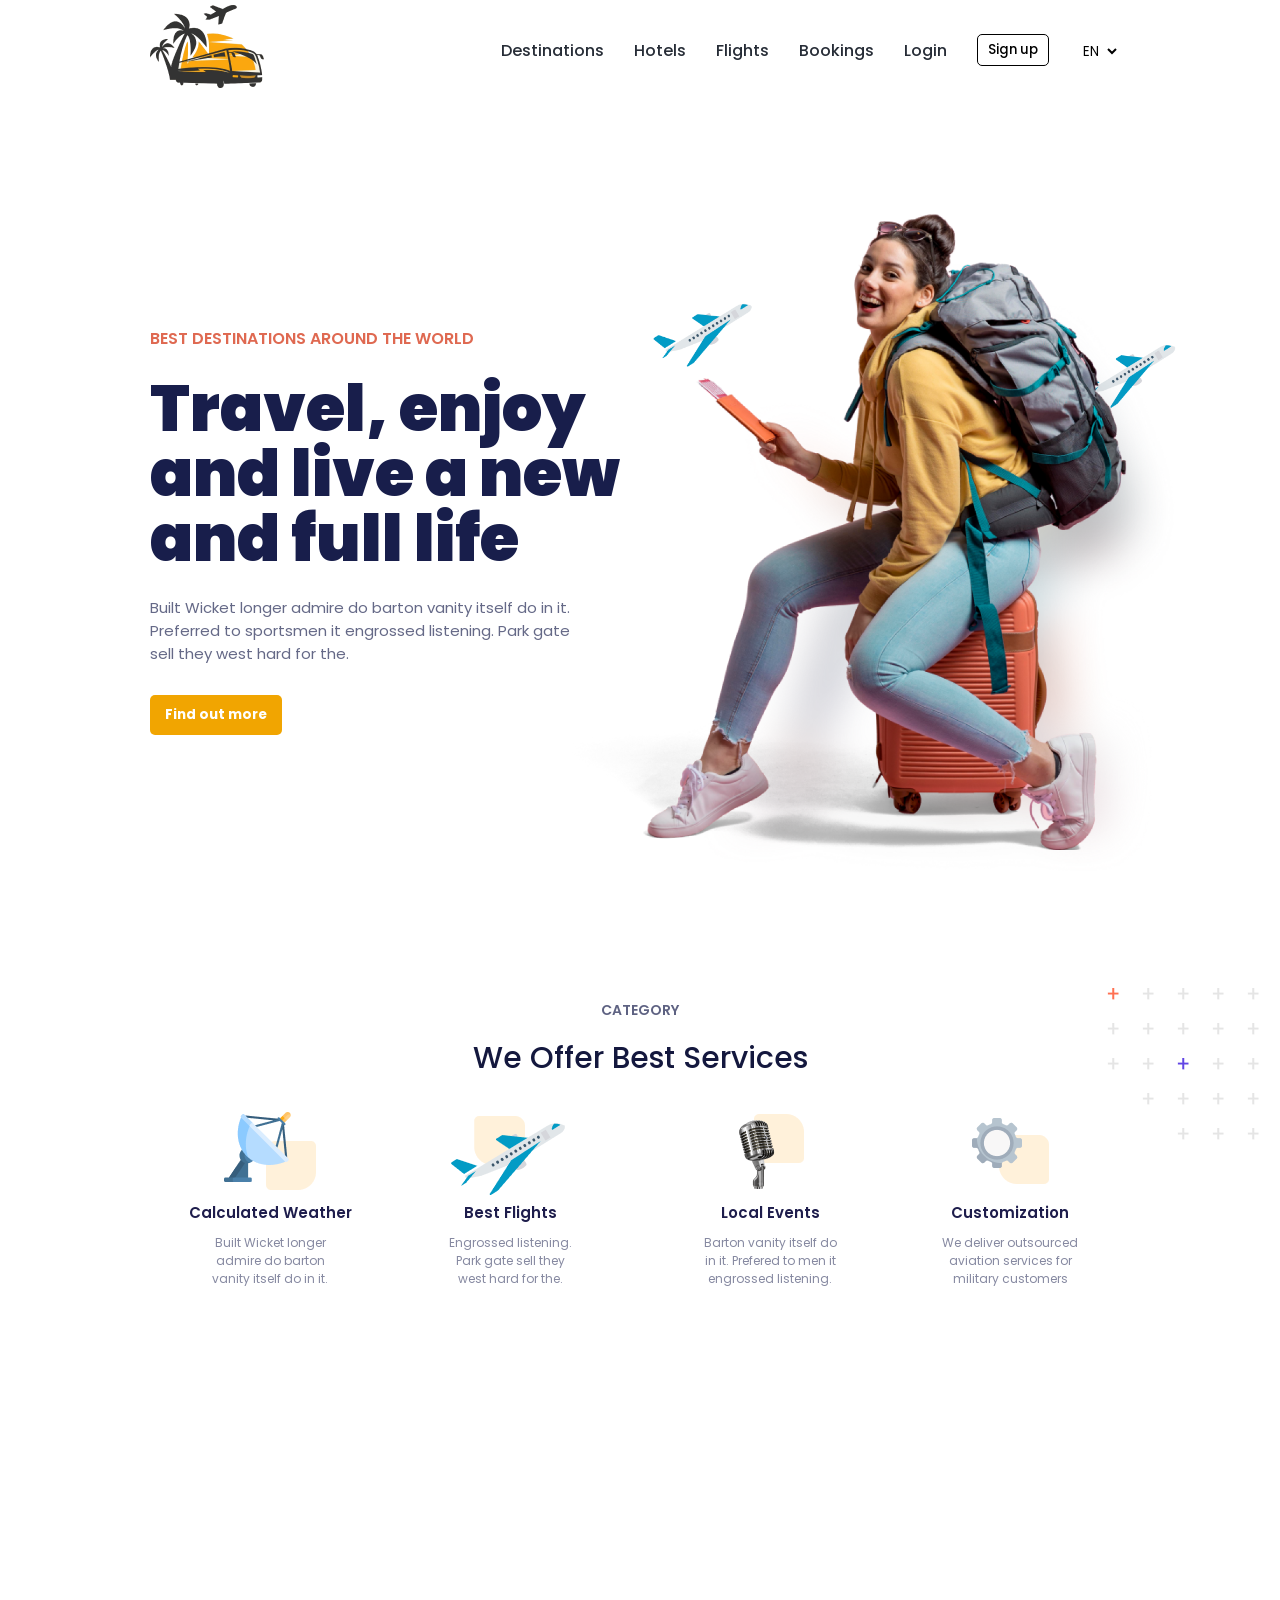
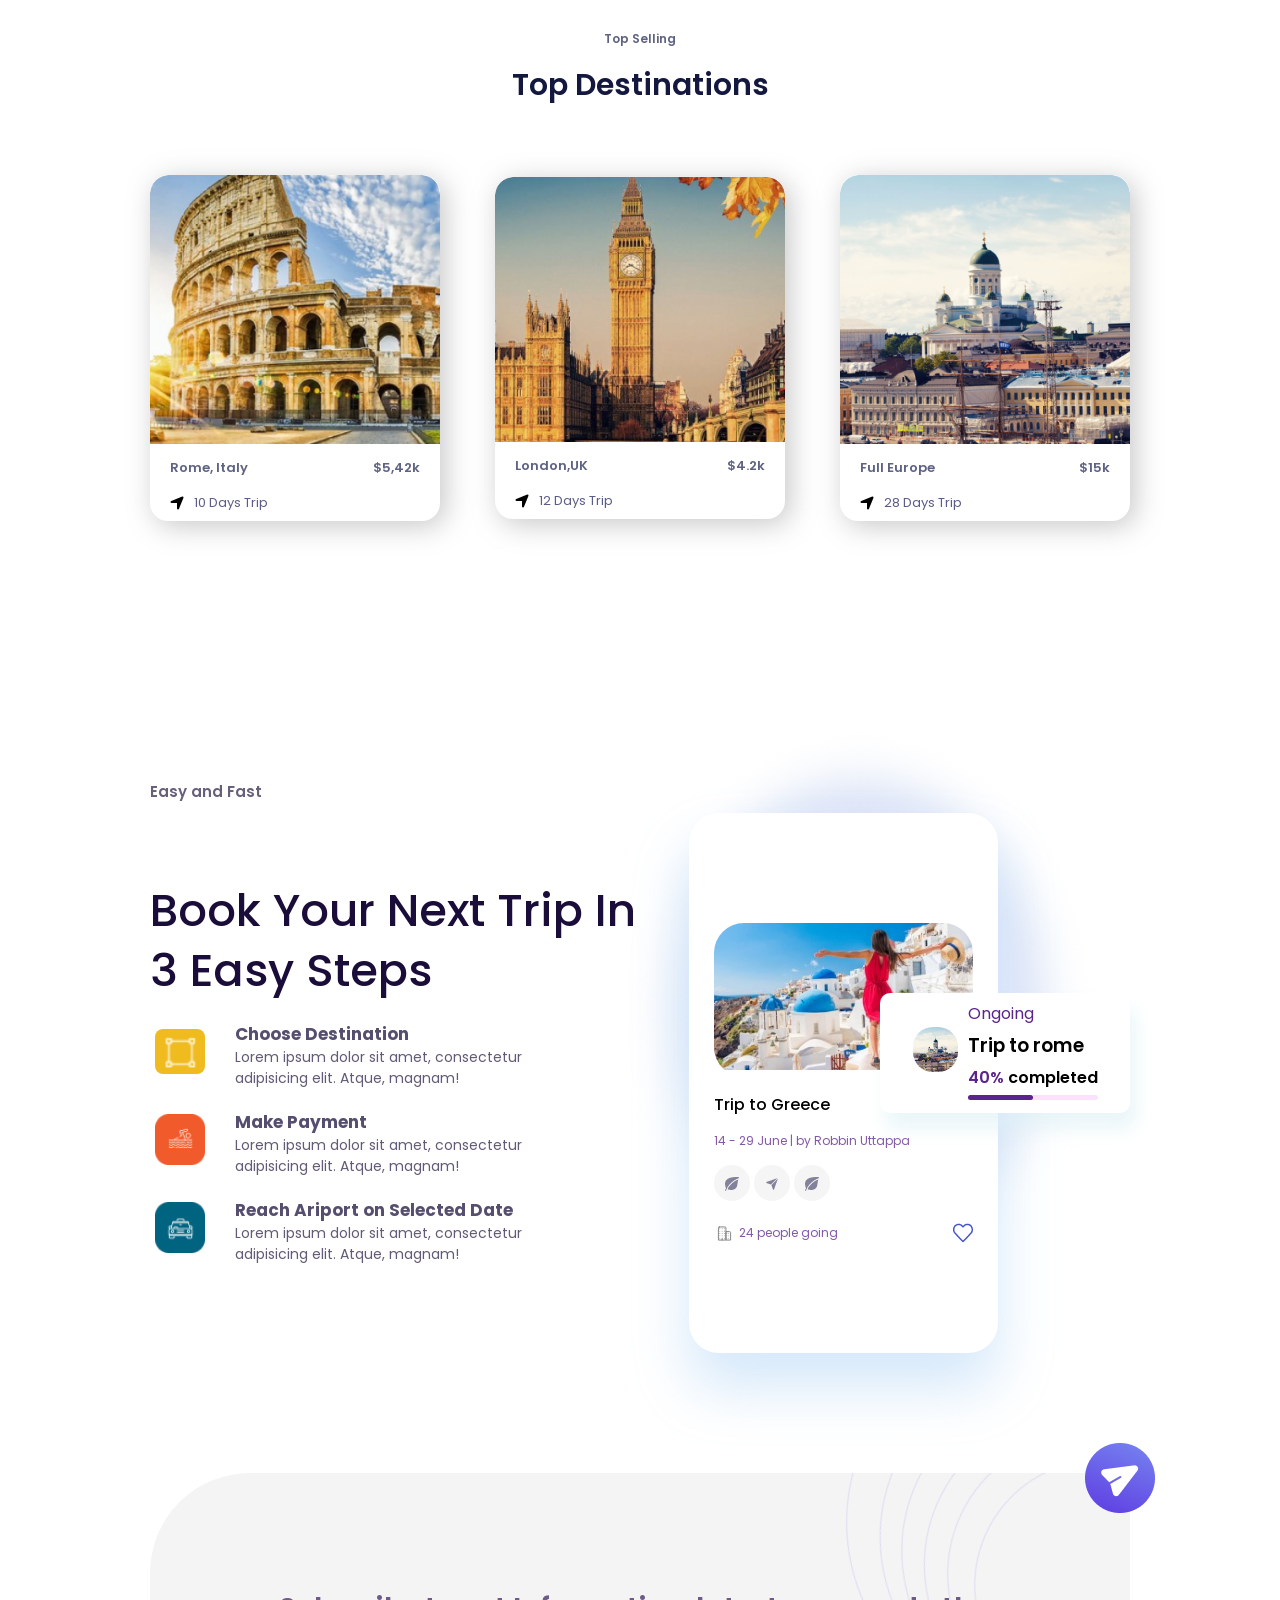
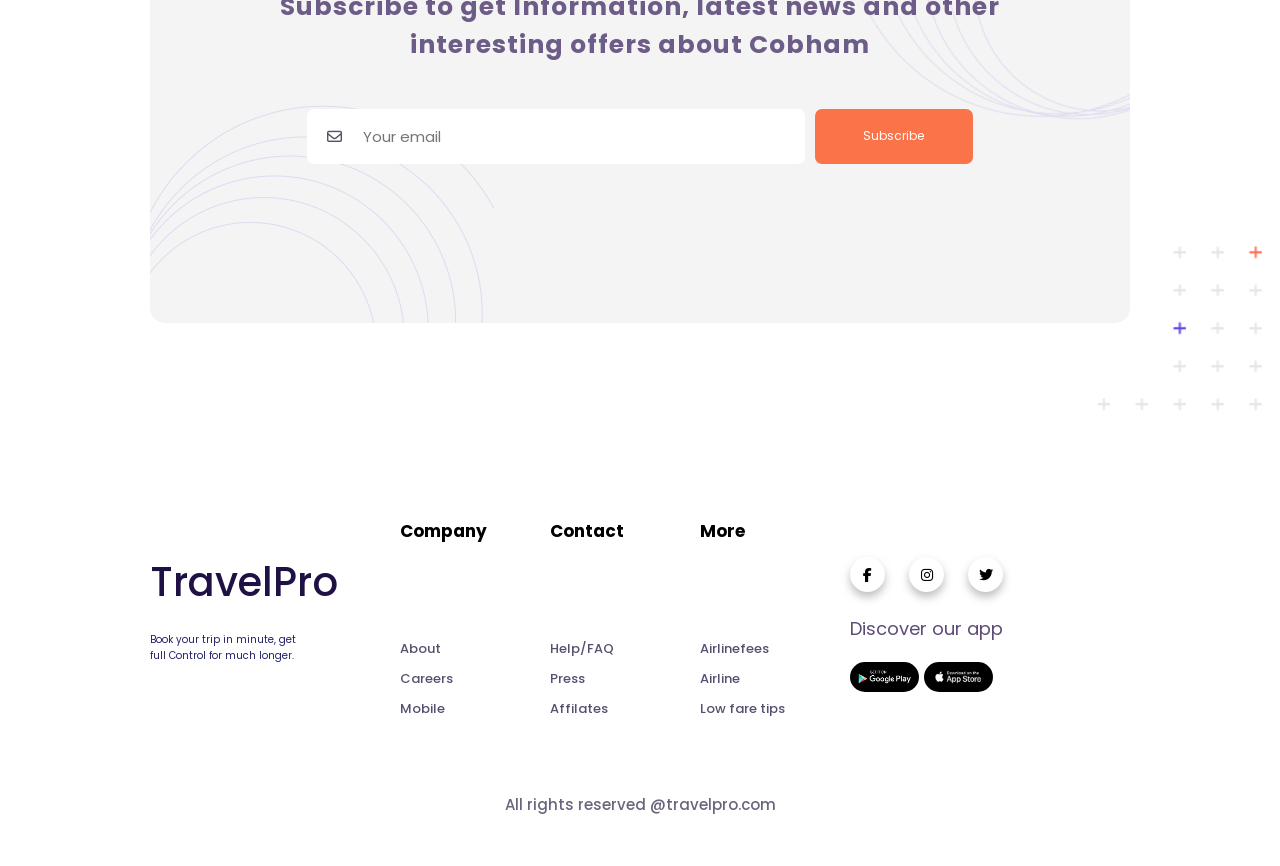
<file: index.html>
<!DOCTYPE html>
<html lang="en">
  <head>
    <meta charset="UTF-8" />
    <meta name="viewport" content="width=device-width, initial-scale=1.0" />
    <title>Travel site</title>
    <link
      rel="stylesheet"
      href="https://cdnjs.cloudflare.com/ajax/libs/font-awesome/6.5.1/css/all.min.css"
      integrity="sha512-DTOQO9RWCH3ppGqcWaEA1BIZOC6xxalwEsw9c2QQeAIftl+Vegovlnee1c9QX4TctnWMn13TZye+giMm8e2LwA=="
      crossorigin="anonymous"
      referrerpolicy="no-referrer"
    />
    <link rel="stylesheet" href="./css/index.css" />
  </head>
  <body>
    <!-- header with nav links -->
    <header id="header">
      <div class="logo">
        <a title="logo" href="#"><img src="./images/logo.png" alt="logo" /></a>
      </div>
      <div class="toggle">
        <i class="fa fa-bars"></i>
      </div>
      <div class="navitems">
        <ul>
          <li><a title="Destinations" href="#">Destinations</a></li>
          <li><a title="Hotels" href="#">Hotels</a></li>
          <li><a title="Flights" href="#">Flights</a></li>
          <li><a title="Bookings" href="#">Bookings</a></li>
          <li><a title="Login" href="#">Login</a></li>
          <li><button id="Signup">Sign&nbsp;up</button></li>
          <li>
            <select>
              <option>en</option>
              <option>tel</option>
            </select>
          </li>
        </ul>
      </div>
    </header>
    <!-- banner -->
    <section id="banner">
      <div class="left-item">
        <div class="title">best destinations around the world</div>
        <div class="subtitle">Travel, enjoy and live a new and full life</div>
        <div class="description">
          Built Wicket longer admire do barton vanity itself do in it. Preferred
          to sportsmen it engrossed listening. Park gate sell they west hard for
          the.
        </div>
        <button class="find-more">Find out more</button>
      </div>
      <div class="right-item">
        <img src="./images/traveller.png" alt="traveller" />
      </div>
    </section>
    <div class="icon-wrap">
      <div class="icon-plus">
        <img src="./images/plus.png" alt="send" />
      </div>
    </div>

    <!-- Categories -->

    <section id="categories">
      <div class="title">category</div>
      <div class="subtitle">we offer best services</div>
      <div class="category-container">
        <div class="category-wrapper">
          <div class="item">
            <div class="item-img">
              <img src="./images/weather.png" alt="Weather" />
            </div>
            <div class="item-heading">Calculated Weather</div>
            <div class="item-description">
              Built Wicket longer admire do barton vanity itself do in it.
            </div>
          </div>
          <div class="item">
            <div class="item-img">
              <img src="./images/flight.png" alt="Flights" />
            </div>
            <div class="item-heading">Best Flights</div>
            <div class="item-description">
              Engrossed listening. Park gate sell they west hard for the.
            </div>
          </div>
        </div>
        <div class="category-wrapper">
          <div class="item">
            <div class="item-img">
              <img src="./images/event.png" alt="Events" />
            </div>
            <div class="item-heading">Local Events</div>
            <div class="item-description">
              Barton vanity itself do in it. Prefered to men it engrossed
              listening.
            </div>
          </div>
          <div class="item">
            <div class="item-img">
              <img src="./images/customization.png" alt="Customization" />
            </div>
            <div class="item-heading">Customization</div>
            <div class="item-description">
              We deliver outsourced aviation services for military customers
            </div>
          </div>
        </div>
      </div>
    </section>

    <!-- Destinations -->

    <section id="destination">
      <div class="title">Top Selling</div>
      <div class="subtitle">Top Destinations</div>
      <div class="college-container">
        <div class="dest-college">
          <div class="image">
            <img src="./images/rome.png" alt="Rome" />
          </div>
          <div class="college-item-1">
            <div class="name">Rome, Italy</div>
            <div class="price">$5,42k</div>
          </div>
          <div class="college-item-2">
            <i class="fa-solid fa-location-arrow"></i>
            <span>10 days trip</span>
          </div>
        </div>
        <div class="dest-college">
          <div class="image">
            <img src="./images/london.jpg" alt="london" />
          </div>
          <div class="college-item-1">
            <div class="name">London,UK</div>
            <div class="price">$4.2k</div>
          </div>
          <div class="college-item-2">
            <i class="fa-solid fa-location-arrow"></i>
            <span>12 days trip</span>
          </div>
        </div>
        <div class="dest-college">
          <div class="image">
            <img src="./images/europe.png" alt="europe" />
          </div>
          <div class="college-item-1">
            <div class="name">Full Europe</div>
            <div class="price">$15k</div>
          </div>
          <div class="college-item-2">
            <i class="fa-solid fa-location-arrow"></i>
            <span>28 days trip</span>
          </div>
        </div>
      </div>
    </section>

    <!-- book trip -->
    <section id="tripsteps">
      <div class="title">Easy and Fast</div>
      <div class="container-steps">
        <div class="left-item">
          <div class="title">Book your next trip in 3 Easy Steps</div>
          <div class="item-container">
            <div class="icon">
              <img src="./images/destination.png" alt="destination" />
            </div>
            <div class="description">
              <div class="heading">Choose Destination</div>
              <div class="head-description">
                Lorem ipsum dolor sit amet, consectetur adipisicing elit. Atque,
                magnam!
              </div>
            </div>
          </div>
          <div class="item-container">
            <div class="icon">
              <img src="./images/payment.png" alt="payment" />
            </div>
            <div class="description">
              <div class="heading">Make Payment</div>
              <div class="head-description">
                Lorem ipsum dolor sit amet, consectetur adipisicing elit. Atque,
                magnam!
              </div>
            </div>
          </div>
          <div class="item-container">
            <div class="icon">
              <img src="./images/car.png" alt="car" />
            </div>
            <div class="description">
              <div class="heading">Reach Ariport on Selected Date</div>
              <div class="head-description">
                Lorem ipsum dolor sit amet, consectetur adipisicing elit. Atque,
                magnam!
              </div>
            </div>
          </div>
        </div>
        <div class="right-item">
          <div class="float-profile">
            <div class="image">
              <img class="float-image" src="./images/europe.png" alt="europe" />
            </div>
            <div class="float-content">
              <span>Ongoing</span>
              <h3>Trip to rome</h3>
              <p><span>40% </span>completed</p>
              <div>
                <div></div>
              </div>
            </div>
          </div>
          <div class="card">
            <div class="image">
              <img src="./images/girl.jpg" alt="profile girl" />
            </div>
            <div class="heading">Trip to Greece</div>
            <div class="date-author">14 - 29 June | by Robbin Uttappa</div>
            <div class="card-icons">
              <img src="./images/LEAF.png" alt="LEAF" />
              <img src="./images/send.png" alt="send" />
              <img src="./images/LEAF.png" alt="map" />
            </div>
            <div class="card-comments">
              <span> <span class="building"></span>24 people going </span>
              <img src="./images/heart.png" alt="like" />
            </div>
          </div>
        </div>
      </div>
    </section>

    <!-- subscribe division -->
    <div class="icon-wrap">
      <div class="icon">
        <img src="./images/telegram.png" alt="icon" />
      </div>
    </div>
    <section id="subscribe">
      <div class="left-desigh">
        <img src="./images/spirals.png" alt="spirals" />
      </div>
      <div class="right-desigh">
        <img src="./images/spirals.png" alt="spirals" />
      </div>
      <div class="main">
        <div class="content">
          Subscribe to get Information, latest news and other interesting offers
          about Cobham
        </div>
        <div class="input-content">
          <div class="input-wrapper">
            <div>
              <i class="fa-regular fa-envelope"></i>
            </div>
            <input type="search" placeholder="Your email" />
          </div>
          <button>Subscribe</button>
        </div>
      </div>
    </section>
    <div class="icon-wrap">
      <div class="icon-plus rotate-icon">
        <img src="./images/plus.png" alt="send" />
      </div>
    </div>

    <!-- Footer -->
    <footer>
      <div class="footer-main">
        <div class="footer-divisions footer-space">
          <div class="website-heading">
            <a href="#">TravelPro</a>
          </div>
          <div class="description">
            Book your trip in minute, get full Control for much longer.
          </div>
        </div>
        <div class="footer-divisions">
          <div class="heading-quicklinks">Company</div>
          <div class="quicklinks">
            <ul>
              <li><a title="About" href="">About</a></li>
              <li><a title="Careers" href="">Careers</a></li>
              <li><a title="Mobile" href="">Mobile</a></li>
            </ul>
          </div>
        </div>
        <div class="footer-divisions">
          <div class="heading-quicklinks">Contact</div>
          <div class="quicklinks">
            <ul>
              <li><a title="Help/FAQ" href="">Help/FAQ</a></li>
              <li><a title="Press" href="">Press</a></li>
              <li><a title="Affilates" href="">Affilates</a></li>
            </ul>
          </div>
        </div>
        <div class="footer-divisions">
          <div class="heading-quicklinks">More</div>
          <div class="quicklinks">
            <ul>
              <li><a title="Airlinefees" href="">Airlinefees</a></li>
              <li><a title="Airline" href="">Airline</a></li>
              <li><a title="Low fare tips" href="">Low fare tips</a></li>
            </ul>
          </div>
        </div>
        <div class="footer-divisions">
          <div class="icons">
            <i class="fa-brands face fa-facebook-f"></i>
            <i class="fa-brands inst fa-instagram"></i>
            <i class="fa-brands twit fa-twitter"></i>
          </div>
          <div class="add-heading">Discover our app</div>
          <div class="app-links">
            <span class="googleplay">
              <img
                src="./images/google play.png"
                alt="googleplay"
                height="15px"
              />
            </span>
            <span class="apple-store">
              <img
                src="./images/apple store.png"
                alt="apple-store"
                height="15px"
              />
            </span>
          </div>
        </div>
      </div>
      <div class="copyright">All rights reserved @travelpro.com</div>
    </footer>
    <script src="./js/script.js"></script>
  </body>
</html>
</file>
<file: css/index.css>
@import url("https://fonts.googleapis.com/css2?family=Poppins:wght@400;500;600;700;800&display=swap");
* {
  padding: 0;
  margin: 0;
  box-sizing: border-box;
  font-family: "Poppins", sans-serif;
}
body {
  min-height: 100vh;
  width: 100%;
  padding: 0px 150px;
  overflow-x: hidden;
}

/*  header CSS */
#header {
  height: 100px;
  width: 100%;
  display: flex;
  gap: 40px;
  align-items: center;
  justify-content: space-between;
  position: fixed;
  z-index: 01111;
  background: #fff;
  top: 0;
  left: 0;
  padding: 0 150px;
  transition: all 0.2s ease-in;
}

#header .navitems {
  width: max-content;
  height: 70px;
}
#header .navitems ul {
  display: flex;
  gap: 10px;
  height: 100%;
  width: 100%;
  list-style-type: none;
  align-items: center;
}

#header .navitems ul li {
  padding: 5px 10px;
  cursor: pointer;
  font-weight: 500;
  transition: all 0.3s ease-in-out;
  position: relative;
}
#header .navitems ul li a {
  color: rgb(39, 45, 55);
}
#header .navitems ul li:hover {
  box-shadow: 2px 5px 10px lightgrey;
  background: #fff;
  border-radius: 5px;
}

#header .navitems ul li:has(button#Signup) {
  box-shadow: none;
}
#header .navitems ul li button#Signup {
  padding: 05px 10px;
  background: #fff;
  border: 1.4px solid black;
  font-weight: 500;
  display: flex;
  border-radius: 5px;
  cursor: pointer;
  transition: all 0.3s ease;
}
#header .navitems ul li button#Signup:hover {
  box-shadow: 0px 5px 12px 0 rgb(241, 212, 195);
}
#header .navitems ul li select {
  border: none;
  background: none;
  text-transform: uppercase;
  cursor: pointer;
}
#header .navitems ul li select option {
  border: none;
}
#header .toggle {
  display: none;
  cursor: pointer;
}

/* Banner CSS */
#banner {
  min-height: 100vh;
  width: 100%;
  display: flex;
  align-items: center;
  justify-content: space-between;
  margin-bottom: 100px;
  position: relative;
  padding-top: 200px !important;
}
#banner .left-item {
  width: 50%;
  height: 80%;
  margin-bottom: 40px;
}
#banner .right-item {
  width: 35%;
  height: 100%;
}

#banner .right-item img {
  width: 100%;
  scale: 2;
  left: -100px;
  position: relative;
}

#banner .left-item .title {
  color: rgb(223, 105, 81);
  text-transform: uppercase;
  font-weight: 600;
  margin: 15px 0;
}
#banner .left-item .subtitle {
  font-size: 4em;
  color: rgb(24, 30, 75);
  font-weight: 900;
  line-height: 65px;
  margin: 25px 0;
}
#banner .left-item .description {
  color: rgb(101, 105, 135);
  font-size: 15px;
  margin-bottom: 15px;
  width: 90%;
}

#banner .left-item .find-more {
  background: rgb(241, 165, 1);
  color: #fff;
  border: none;
  padding: 10px 15px;
  margin: 15px 0;
  border-radius: 5px;
  transition: all 0.5s ease-in-out;
  font-weight: bold;
  cursor: pointer;
}

#banner .left-item .find-more:hover {
  background: rgb(255, 208, 0);
  color: #fff;
}

/* category CSS */

#categories {
  width: 100%;
  min-height: 60vh;
  margin: 90px 0;
}
#categories .title {
  text-align: center;
  text-transform: uppercase;
  font-size: 14px;
  font-weight: 600;
  color: rgb(94, 98, 130);
}
#categories .subtitle {
  text-align: center;
  font-weight: 500;
  text-transform: capitalize;
  font-size: 30px;
  color: rgb(20, 24, 62);
  margin: 15px;
}

#categories .category-container {
  min-height: 40vh;
  width: 100%;
  display: flex;
  align-items: center;
  justify-content: center;
  gap: 20px;
}
.category-container .category-wrapper {
  display: flex;
  align-items: center;
  justify-content: space-around;
  height: 100%;
  width: 50%;
}
#categories .item {
  height: 40vh;
  width: 200px;
  border-radius: 36px;
  overflow: hidden;
  transition: all 0.3s ease-in-out;
  display: flex;
  flex-direction: column;
  align-items: center;
}
#categories .item:hover {
  box-shadow: 0 20px 20px 0px rgba(164, 163, 163, 0.537);
  cursor: pointer;
}

#categories .item .item-img {
  height: 100px;
  display: flex;
  align-items: center;
  margin-top: 5px;
  justify-content: center;
  cursor: pointer;
}

#categories .item .item-heading {
  font-size: 15px;
  color: rgb(30, 29, 76);
  font-weight: 600;
}

#categories .item .item-description {
  padding: 10px 32px;
  text-align: center;
  color: rgb(134, 137, 161);
  font-size: 12px;
  font-weight: 400;
}

/* destination CSS*/

#destination {
  width: 100%;
  min-height: 70vh;
  margin: 50px 0;
  margin-bottom: 110px;
}

#destination .title {
  text-align: center;
  text-transform: capitalize;
  font-size: 12px;
  font-weight: 600;
  color: rgb(95, 99, 130);
}

#destination .subtitle {
  text-align: center;
  font-weight: 600;
  text-transform: capitalize;
  font-size: 30px;
  margin: 15px;
  color: rgb(20, 24, 62);
}

#destination .college-container {
  min-height: 50vh;
  width: 100%;
  display: flex;
  align-items: center;
  justify-content: space-between;
  gap: 25px;
  flex-wrap: wrap;
}
#destination .dest-college {
  min-height: 20vh;
  width: 290px;
  border-radius: 18px;
  overflow: hidden;
  display: flex;
  flex-direction: column;
  align-items: center;
  box-shadow: 5px 5px 28px 0px rgba(185, 185, 185, 0.801);
}
#destination .dest-college .image {
  height: 75%;
  width: 100%;
}
#destination .dest-college .image img {
  height: 100%;
  width: 100%;
  object-fit: fill;
}

#destination .college-item-1,
#destination .college-item-2 {
  height: 35px;
  padding: 5px 20px;
  width: 100%;
  display: flex;
  justify-content: space-between;
  align-items: center;
}

#destination .college-item-1 .name,
#destination .college-item-1 .price {
  font-weight: 600;
  color: rgb(95, 99, 131);
  font-size: 13px;
}
#destination .college-item-2 {
  justify-content: flex-start;
}
#destination .college-item-2 i {
  margin: 3px 10px;
  margin-left: 0;
}
#destination .college-item-2 span {
  color: rgba(61, 64, 114, 0.847);
  font-size: 13px;
  text-transform: capitalize;
}

/* book trip   */
#tripsteps {
  min-height: 50vh;
  margin: 15px 0;
}
#tripsteps > .title {
  font-weight: 600;
  color: rgb(104, 96, 123);
  font-size: 15px;
  padding: 10px 0px;
  margin-top: 80px;
}
#tripsteps .container-steps {
  min-height: 60vh;
  width: 100%;
  display: flex;
  align-items: center;
  justify-content: space-between;
}
#tripsteps .container-steps .left-item {
  min-height: 100%;
  width: 50%;
}

#tripsteps .container-steps .left-item .title {
  font-size: 45px;
  font-weight: 500;
  line-height: 60px;
  text-transform: capitalize;
  color: rgb(26, 13, 57);
}
#tripsteps .container-steps .left-item .item-container {
  margin: 20px 5px;
  min-height: 60px;
  display: flex;
  width: 100%;
  gap: 30px;
  align-items: center;
}
#tripsteps .item-container .description .heading {
  font-weight: bolder;
  color: rgb(86, 78, 110);
  font-size: 17px;
}
#tripsteps .item-container .icon {
  min-height: 50px;
  min-width: 50px;
}
#tripsteps .item-container .icon img {
  height: 100%;
  width: 100%;
  border-radius: 8px;
}
#tripsteps .item-container .description .head-description {
  color: rgb(98, 90, 118);
  font-size: 14px;
  width: 85%;
}

#tripsteps .right-item {
  width: 45%;
  min-height: 60vh;
  display: flex;
  align-items: center;
  justify-content: flex-start;
  position: relative;
  background: #fff;
  z-index: 0;
}
#tripsteps .right-item::before {
  content: "";
  position: absolute;
  z-index: -1;
  height: 50vh;
  width: 40vh;
  background: radial-gradient(
    white 20%,
    rgb(225, 225, 254) 60%,
    rgb(211, 223, 243) 10%
  );
  filter: blur(25px);
  right: 90px;
  border-radius: 50%;
  top: -30px;
}

#tripsteps .right-item .float-profile {
  position: absolute;
  height: 120px;
  width: 250px;
  cursor: pointer;
  border-radius: 10px;
  box-shadow: 6px 16px 18px 0px rgba(221, 240, 246, 0.623);
  top: 180px;
  right: 0;
  z-index: 2;
  background: #fff;
  display: flex;
  align-items: center;
  justify-content: center;
  gap: 10px;
}

#tripsteps .right-item .float-profile .float-image {
  width: 45px;
  height: 45px;
  border-radius: 20px;
}
.float-content span {
  color: rgb(91, 35, 140);
  margin: 5px 0;
}
.float-content h3 {
  margin: 5px 0;
  font-weight: 600;
}
.float-content p {
  margin: 5px 0;
  font-weight: 600;
}
.float-content > div {
  height: 5px;
  width: 100%;
  background: rgba(250, 219, 253, 0.824);
  margin: 5px 0;
  border-radius: 3px;
}
.float-content > div div {
  height: 100%;
  background: rgb(91, 35, 140);
  width: 50%;
  border-radius: 3px;
}

#tripsteps .right-item .card {
  min-height: 60vh;
  width: 70%;
  padding: 15px 25px;
  display: flex;
  flex-direction: column;
  justify-content: center;
  position: relative;
  background: #fff;
  align-items: center;
  gap: 15px;
  border-radius: 30px;
  cursor: pointer;
  box-shadow: 0 35px 55px 0px rgba(202, 226, 249, 0.788);
}
#tripsteps .right-item .card .image {
  width: 100%;
  overflow: hidden;
  border-radius: 30px;
}
#tripsteps .right-item .card .image img {
  width: 100%;
}
#tripsteps .right-item .card .heading {
  font-size: 16px;
  font-weight: 500;
  width: 100%;
  text-align: left;
}
#tripsteps .right-item .card .date-author {
  color: rgba(91, 35, 140, 0.756);
  width: 100%;
  text-align: left;
  font-size: 12px;
}
#tripsteps .right-item .card .card-icons {
  width: 100%;
}

#tripsteps .right-item .card .card-comments {
  display: flex;
  justify-content: space-between;
  width: 100%;
  text-align: left;
}
#tripsteps .right-item .card .card-comments span {
  color: rgba(91, 35, 140, 0.756);
  display: flex;
  align-items: center;
  justify-content: center;
  font-size: 12px;
  gap: 5px;
}
#tripsteps .right-item .card .card-comments span .building {
  height: 15px;
  width: 20px;
  background: url("../images/business-outline.svg");
  background-repeat: no-repeat;
  background-position: center;
  filter: opacity(0.5);
}

/* subscribe CSS */
#subscribe {
  min-height: 50vh;
  width: 100%;
  margin: 20px 0;
  border-radius: 15px;
  border-top-left-radius: 100px;
  position: relative;
  overflow: hidden;
  z-index: 1;
  display: flex;
  margin-top: 120px;
  align-items: center;
  justify-content: center;
  flex-direction: column;
  gap: 30px;
  box-shadow: 24px 50px 0px 0 #fff;
}
.icon-wrap {
  position: relative;
}
.icon-wrap .icon {
  position: absolute;
  right: -25px;
  top: 75px;
  z-index: 2;
}
.icon-plus {
  position: absolute;
  right: -130px;
  top: -20px;
}
.rotate-icon {
  top: -108px !important;
  transform: rotate(90deg);
}

.rotate-icon img {
  min-height: 180px !important;
}
.icon-plus img {
  min-height: 130px;
}
#subscribe .left-desigh {
  position: absolute;
  left: -30px;
  bottom: -70px;
  z-index: -1;
}
#subscribe .right-desigh {
  position: absolute;
  right: -50px;
  top: -70px;
  z-index: -1;
  transform: rotate(-100deg);
}
#subscribe div.main {
  min-height: 50vh;
  width: 100%;
  display: flex;
  align-items: center;
  justify-content: center;
  flex-direction: column;
  background: rgba(243, 243, 243, 0.863);
}
#subscribe .content {
  color: rgb(109, 92, 135);
  font-size: 25px;
  font-weight: bolder;
  letter-spacing: 1px;
  text-align: center;
  z-index: 20;
  width: 75%;
}

#subscribe .input-content {
  min-height: 50px;
  width: 70%;
  display: flex;
  align-items: center;
  justify-content: center;
  gap: 10px;
  margin: 30px 0;
  padding: 15px 10px;
}
#subscribe .input-content button {
  padding: 10px 18px;
  background: rgb(250, 115, 73);
  color: #fff;
  border: none;
  border-radius: 7px;
  min-height: 55px;
  font-size: 12px;
  transition: all 0.3s ease-in-out;
  width: 200px;
  cursor: pointer;
}
#subscribe .input-content button:hover {
  background: rgb(245, 169, 5);
}
#subscribe .input-content input {
  min-height: 55px;
  width: 100%;
  outline: none;
  border: none;
  font-size: 15px;
  font-family: "Poppins";
  padding: 5px 10px;
}
#subscribe .input-content input::-webkit-search-cancel-button {
  cursor: pointer;
  padding: 2px !important;
}
#subscribe .input-wrapper {
  height: 55px;
  width: 100%;
  outline: none;
  border-radius: 7px;
  border: none;
  font-size: 15px;
  display: flex;
  overflow: hidden;
  font-family: "Poppins", "FontAwesome";
}
#subscribe .input-wrapper div {
  background: #fff;
  height: 100%;
  padding: 10px 0;
  padding-left: 10px;
  width: 10%;
  display: flex;
  align-items: center;
  justify-content: center;
}
#subscribe .input-wrapper div i {
  color: rgb(83, 81, 101);
}
/* footer css */
footer {
  margin-top: 150px;
  min-height: 30vh;
  width: 100%;
  margin-bottom: 50px;
}
footer .footer-main {
  min-height: 30vh;
  width: 100%;
  display: flex;
  align-items: center;
  gap: 20px;
  flex-wrap: wrap;
}
footer .footer-main .footer-divisions {
  min-width: 130px;
  max-width: 160px;
  height: 100%;
  cursor: pointer;
}
footer .footer-main .footer-divisions .website-heading {
  font-size: 40px;
  font-weight: 500;
  margin-bottom: 20px;
}
.footer-divisions.footer-space {
  padding: 0 !important;
  margin-right: 70px;
}
.footer-divisions {
  padding-top: 25px;
}
footer .footer-main .footer-divisions .website-heading a {
  color: rgb(31, 17, 69);
  text-decoration: none;
}
footer .footer-main .footer-divisions .description {
  font-size: 10px;
  width: 100%;
  color: rgb(33, 33, 104);
}

footer .footer-main .footer-divisions .heading-quicklinks {
  font-size: 17px;
  font-weight: bolder;
  text-align: left;
}
footer .footer-main .footer-divisions .quicklinks {
  width: 100%;
  min-height: 20vh;
  display: flex;
  align-items: flex-end;
  justify-content: flex-start;
}
footer .footer-main .footer-divisions .quicklinks ul {
  list-style-type: none;
}
footer .footer-main .footer-divisions .quicklinks ul li {
  color: rgb(108, 100, 125);
  padding: 5px 0;
  cursor: pointer;
  font-size: 13px;
  font-weight: 500;
}
footer .footer-main .footer-divisions .quicklinks ul li a {
  color: rgb(87, 79, 111);
  transition: all 0.3s ease-in-out;
}
footer .footer-main .footer-divisions .quicklinks ul li a:hover {
  color: rgb(105, 122, 245);
}
footer .copyright {
  text-align: center;
  font-size: 15px;
  font-weight: 500;
  color: rgb(108, 100, 125);
  margin: 50px 0;
}
footer .footer-main .footer-divisions .add-heading {
  color: rgb(94, 74, 121);
  font-size: 18px;
  text-align: center;
  margin-bottom: 20px;
}
footer .footer-main .footer-divisions .icons {
  display: flex;
  align-items: center;
  justify-content: space-between;
  height: 50px;
  margin-bottom: 15px;
}
footer .footer-main .footer-divisions .icons i {
  height: 35px;
  width: 35px;
  display: flex;
  align-items: center;
  justify-content: center;
  border-radius: 20px;
  font-size: 14px;
  transition: all 0.3s ease;
  box-shadow: 0 5px 8px rgba(158, 154, 154, 0.651);
}
footer .footer-main .footer-divisions .icons i.face:hover {
  color: rgb(42, 89, 190);
  transform: translateY(-6px);
  box-shadow: 0 5px 8px rgba(149, 164, 190, 0.651);
  scale: 1.2;
}
footer .footer-main .footer-divisions .icons i.inst:hover {
  color: rgb(237, 16, 156);
  transform: translateY(-6px);
  scale: 1.2;
  box-shadow: 0 5px 8px rgba(249, 170, 170, 0.651);
}
footer .footer-main .footer-divisions .icons i.twit:hover {
  color: rgb(61, 120, 248);
  scale: 1.2;
  transform: translateY(-6px);
  box-shadow: 0 5px 8px rgba(77, 125, 236, 0.651);
}
footer .footer-main .footer-divisions .app-links {
  display: flex;
  gap: 5px;
}
footer .footer-main .footer-divisions .app-links span {
  height: 30px;
  overflow: hidden;
  display: flex;
  align-items: center;
  justify-content: center;
  background: black;
  border-radius: 20px;
  width: 45%;
}
.footer-space {
  width: 250px;
  margin-right: 40px;
}
footer .footer-main .footer-divisions .app-links div {
  border: 1px solid black;
  padding: 10px 10px;
  border-radius: 20px;
  font-size: 10px;
  font-weight: bolder;
  cursor: pointer;
}
a {
  text-decoration: none;
}

/* Header Media Queries*/
@media screen and (max-width: 1080px) {
  body {
    padding: 0 100px !important;
  }
  #header {
    padding: 0 100px !important;
  }
}
@media screen and (max-width: 980px) {
  body {
    padding: 0 50px !important;
  }
  #header {
    padding: 0 50px !important;
  }
  i.fa-bars,
  i.fa-x {
    font-size: 20px;
  }
}
@media screen and (max-width: 850px) {
  #header .navitems {
    display: none;
  }
  #header {
    z-index: 11111;
    /* position: sticky; */
    top: 0;
  }
  #header .toggle {
    display: block !important;
    position: fixed;
    top: 50px;
    right: 40px;
    z-index: 11111;
  }
  .toggle ~ .navitems.nav {
    display: block !important;
    transition: all 0.5s ease-in-out;
  }
  .toggle ~ .navitems.nav ul {
    display: flex;
    height: 100vh;
    width: 100%;
    position: fixed;
    top: 0;
    z-index: 1111;
    left: 0;
    align-items: center;
    flex-direction: column;
    justify-content: center;
    background: rgba(255, 255, 255, 0.9);
  }
  .navitems.nav select {
    display: none;
  }
}

/* Mediaqueries Banner css  */
@media screen and (max-width: 800px) {
  #banner .right-item {
    position: absolute;
    z-index: -1;
    filter: blur(4px) grayscale(50%) opacity(0.9);
    bottom: 0px !important;
    right: 30px;
    height: 100%;
    width: 100%;
    display: none;
  }
  #banner {
    justify-content: center;
    width: 100% !important;
    margin: 0 !important;
    padding-top: 100px !important;
  }
  #banner .left-item .description {
    width: 100%;
    text-align: justify;
  }
  #banner .left-item {
    width: 90%;
  }
  #banner .left-item .subtitle {
    font-size: 45px;
    width: 100%;
  }
  body {
    padding: 0 30px !important;
  }
  #header {
    padding: 0 30px !important;
  }
  #banner .left-item {
    margin: 0 !important;
  }
  #banner .right-item img {
    scale: 0.8;
    position: relative;
    left: 30px;
    bottom: 0 !important;
  }
  #banner .left-item .description {
    color: rgb(50, 17, 84);
  }
}
/*category Media Queries */
@media screen and (max-width: 850px) {
  #categories .category-container {
    flex-direction: column;
    width: 100%;
  }
  #categories .category-wrapper {
    width: 100%;
    justify-content: center;
    gap: 20px;
  }
  #categories .item {
    width: 26%;
  }
}
@media screen and (max-width: 750px) {
  #categories .category-wrapper {
    width: 100%;
    justify-content: center;
    gap: 20px;
  }
  #categories .item {
    width: 30%;
  }
}
@media screen and (max-width: 658px) {
  #categories .category-wrapper {
    width: 100%;
    justify-content: center;
    gap: 20px;
  }
  #categories .item {
    width: 45%;
  }
  body {
    padding: 0px 10px !important;
  }
  #header {
    padding: 0px 10px !important;
  }
}
@media screen and (max-width: 515px) {
  #categories .category-wrapper {
    flex-direction: column;
    width: 100%;
  }
  #categories .item {
    width: 50%;
  }
  .float-profile {
    display: none !important;
  }
  #tripsteps .right-item {
    width: 90% !important;
  }
}
@media screen and (max-width: 424px) {
  #categories .item {
    width: 80%;
  }
}
/* Destination */
@media screen and (max-width: 1220px) {
  #destination .college-container {
    justify-content: center;
  }
}
/* Media queries for tripsteps */
@media screen and (max-width: 850px) {
  #tripsteps .container-steps {
    flex-direction: column;
    gap: 30px;
  }
  #tripsteps .container-steps .left-item {
    width: 67%;
  }
  #tripsteps .right-item {
    width: 67%;
  }
}
@media screen and (max-width: 820px) {
  #tripsteps .container-steps {
    flex-direction: column;
    gap: 30px;
  }
  #tripsteps .container-steps .left-item {
    min-height: 100%;
    width: 80%;
  }
  #tripsteps .container-steps .right-item {
    min-height: 100%;
    width: 70%;
  }
  #tripsteps .item-container .icon {
    width: 80px;
  }
}
@media screen and (max-width: 600px) {
  #tripsteps .right-item .float-profile {
    top: 146px;
    right: -30px;
  }
  #tripsteps .right-item .card {
    min-height: 53vh;
  }
  .footer-main {
    justify-content: space-around;
  }
}
/* subscribe division */
@media screen and (max-width: 790px) {
  #subscribe .content {
    font-size: 20px;
  }
  #subscribe .right-desigh {
    scale: 0.8;
  }
}
@media screen and (max-width: 570px) {
  #subscribe .input-content {
    flex-direction: column;
    margin: 0;
    width: 100%;
  }
  #subscribe .content {
    width: 100%;
    padding: 30px;
  }
  #subscribe .input-content button {
    width: 130px;
    min-height: 40px;
  }
  footer .footer-main .footer-divisions .quicklinks {
    min-height: 10vh !important;
  }
}

@media screen and (max-width: 426px) {
  #subscribe {
    border-top-left-radius: 15px;
  }

  #tripsteps .container-steps {
    justify-content: center;
  }
  #tripsteps .right-item .card {
    width: 100%;
  }
}
@media screen and (max-width: 768px) {
  .icon-plus {
    display: none;
  }
  .left-desigh {
    left: -100px !important;
    scale: 0.6;
  }
  .right-desigh {
    scale: 0.6 !important;
    right: -100px !important;
  }

  #tripsteps .right-item::before {
    display: none;
  }
  .footer-main {
    justify-content: flex-start;
  }
}
</file>
